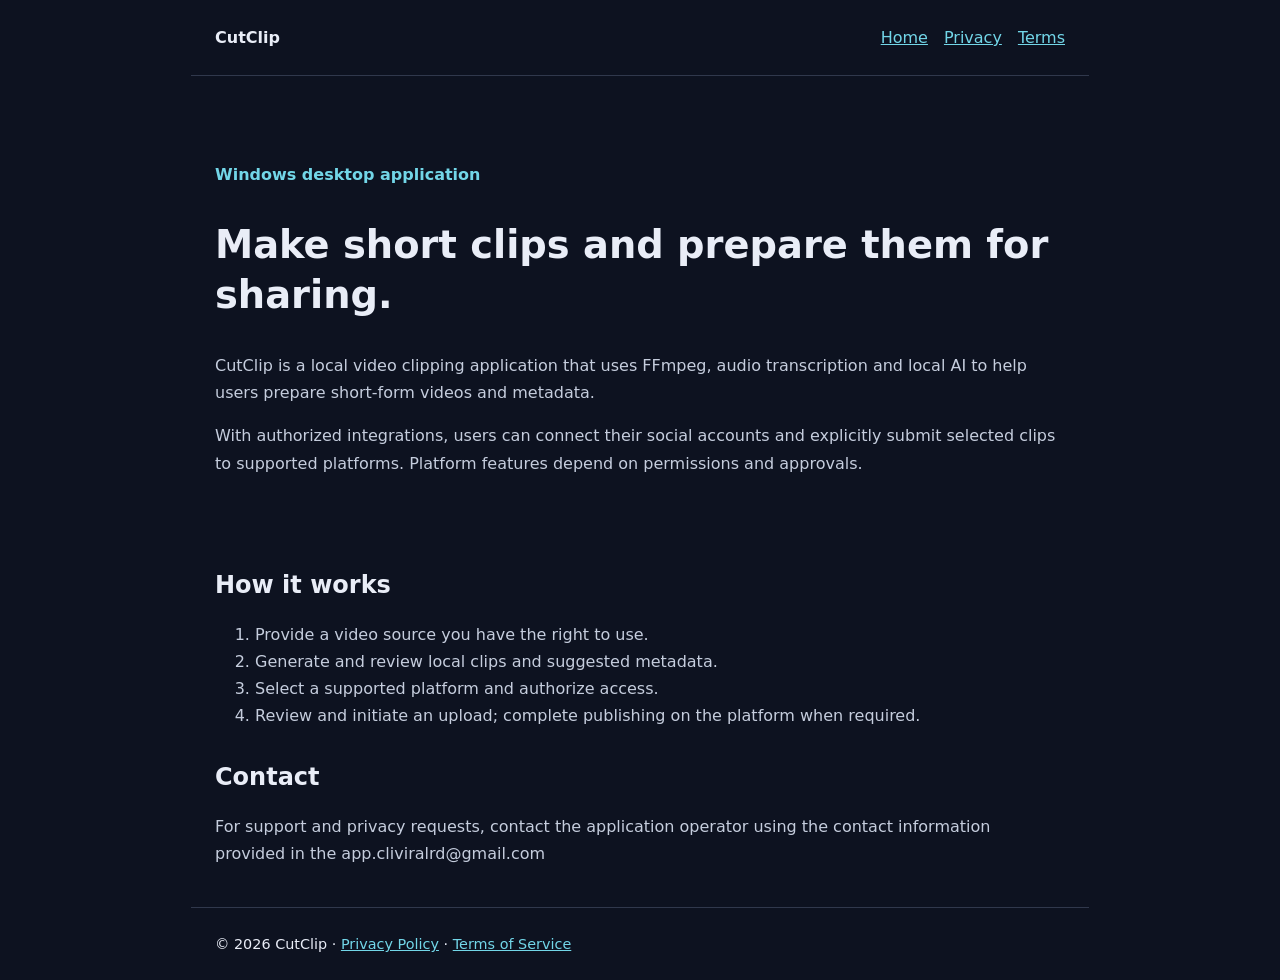
<file: index.html>
<!doctype html><html lang="en"><head><meta charset="utf-8"><meta name="viewport"
            content="width=device-width,initial-scale=1"><title>CutClip |
            Desktop Video Clipping</title><link rel="stylesheet"
            href="style.css"></head><body><header><strong>CutClip</strong><nav><a
                    href="index.html">Home</a><a
                    href="privacy.html">Privacy</a><a
                    href="terms.html">Terms</a></nav></header><main><section
                class="hero"><p class="tag">Windows desktop
                    application</p><h1>Make short clips and prepare them for
                    sharing.</h1><p>CutClip is a local video clipping
                    application that uses FFmpeg, audio transcription and local
                    AI to help users prepare short-form videos and
                    metadata.</p><p>With authorized integrations, users can
                    connect their social accounts and explicitly submit selected
                    clips to supported platforms. Platform features depend on
                    permissions and approvals.</p></section><h2>How it
                works</h2><ol><li>Provide a video source you have the right to
                    use.</li><li>Generate and review local clips and suggested
                    metadata.</li><li>Select a supported platform and authorize
                    access.</li><li>Review and initiate an upload; complete
                    publishing on the platform when
                    required.</li></ol><h2>Contact</h2><p>For support and
                privacy requests, contact the application operator using the
                contact information provided in the app.cliviralrd@gmail.com</p></main><footer>© 2026
            CutClip · <a href="privacy.html">Privacy Policy</a> · <a
                href="terms.html">Terms of Service</a></footer></body></html>
</file>
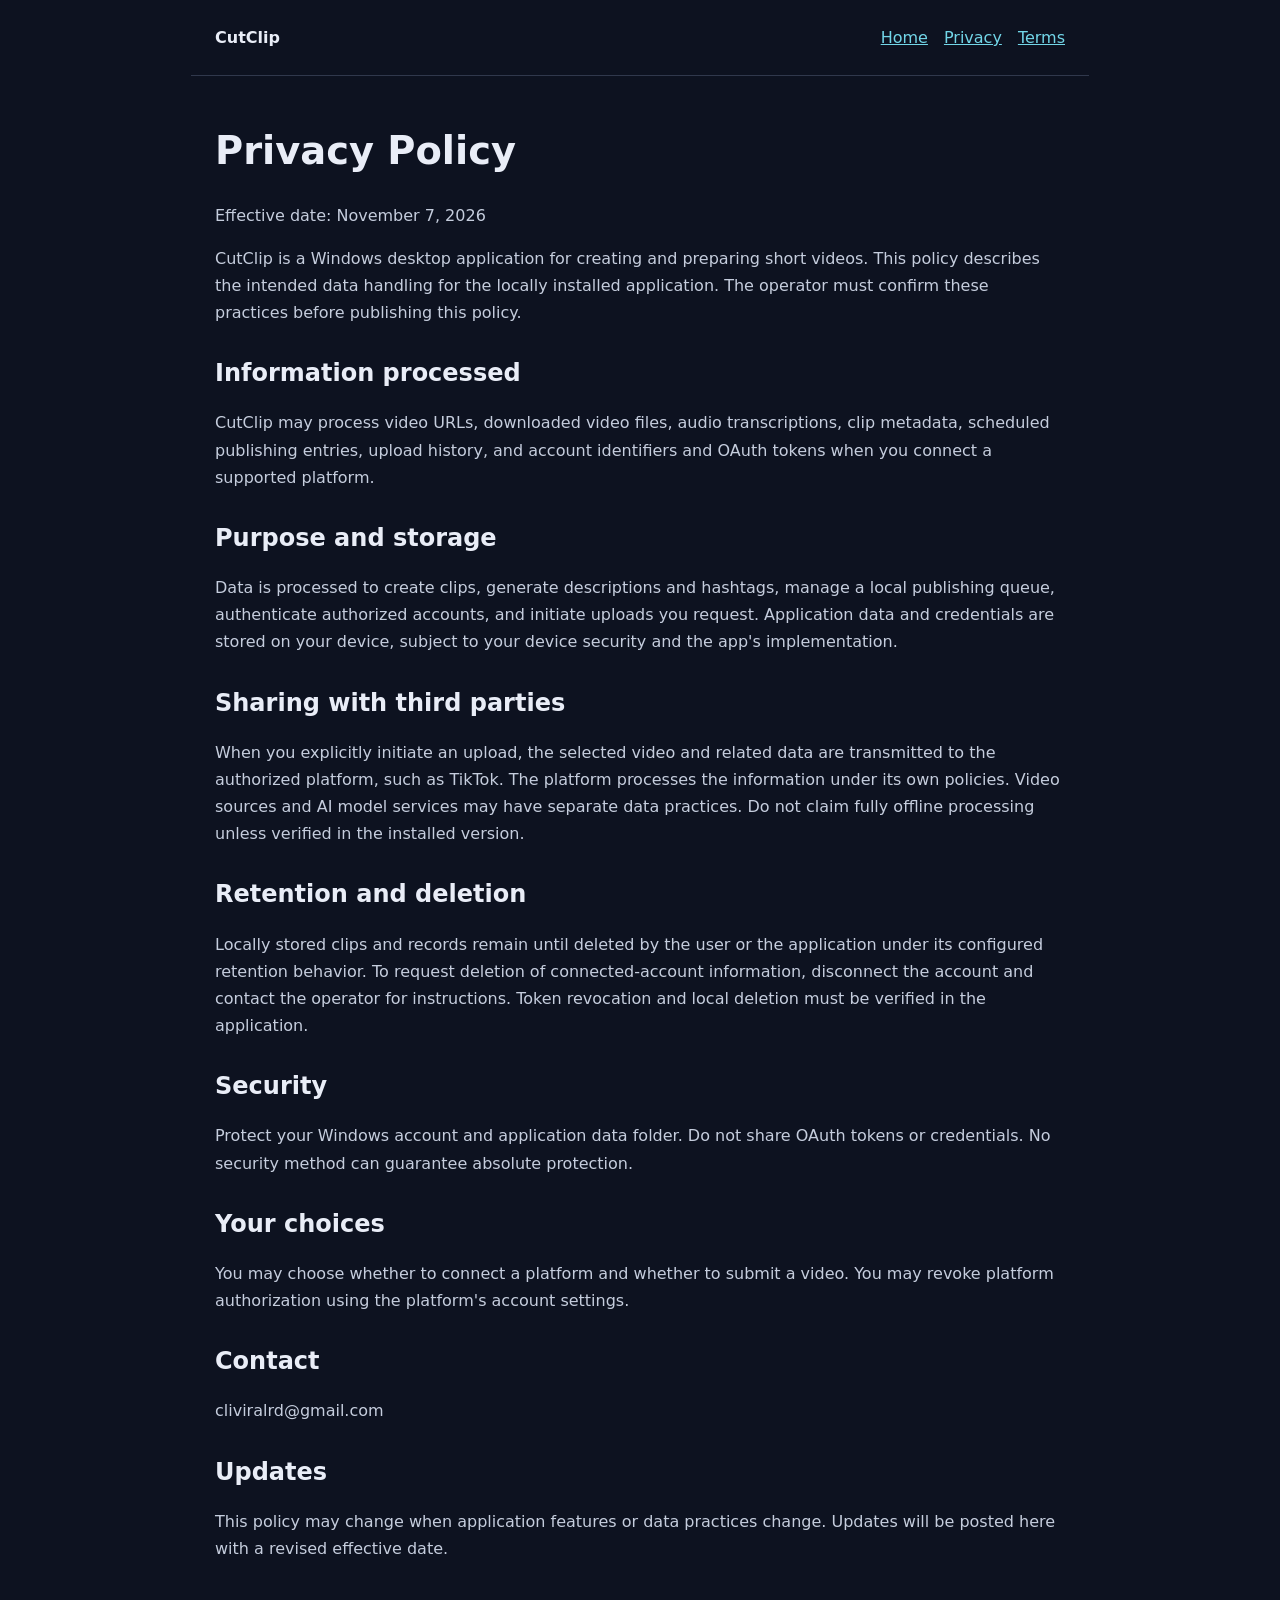
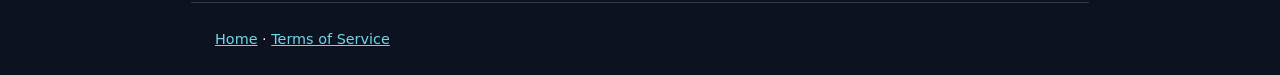
<file: privacy.html>
<!doctype html>
<html lang="en">
  <head>
    <meta charset="utf-8" />
    <meta name="viewport" content="width=device-width,initial-scale=1" />
    <title>Privacy Policy | CutClip</title>
    <link rel="stylesheet" href="style.css" />
  </head>
  <body>
    <header>
      <strong>CutClip</strong>
      <nav>
        <a href="index.html">Home</a><a href="privacy.html">Privacy</a
        ><a href="terms.html">Terms</a>
      </nav>
    </header>
    <main>
      <h1>Privacy Policy</h1>
      <p>Effective date: November 7, 2026</p>
      <p>
        CutClip is a Windows desktop application for creating and preparing
        short videos. This policy describes the intended data handling for the
        locally installed application. The operator must confirm these practices
        before publishing this policy.
      </p>
      <h2>Information processed</h2>
      <p>
        CutClip may process video URLs, downloaded video files, audio
        transcriptions, clip metadata, scheduled publishing entries, upload
        history, and account identifiers and OAuth tokens when you connect a
        supported platform.
      </p>
      <h2>Purpose and storage</h2>
      <p>
        Data is processed to create clips, generate descriptions and hashtags,
        manage a local publishing queue, authenticate authorized accounts, and
        initiate uploads you request. Application data and credentials are
        stored on your device, subject to your device security and the app's
        implementation.
      </p>
      <h2>Sharing with third parties</h2>
      <p>
        When you explicitly initiate an upload, the selected video and related
        data are transmitted to the authorized platform, such as TikTok. The
        platform processes the information under its own policies. Video sources
        and AI model services may have separate data practices. Do not claim
        fully offline processing unless verified in the installed version.
      </p>
      <h2>Retention and deletion</h2>
      <p>
        Locally stored clips and records remain until deleted by the user or the
        application under its configured retention behavior. To request deletion
        of connected-account information, disconnect the account and contact the
        operator for instructions. Token revocation and local deletion must be
        verified in the application.
      </p>
      <h2>Security</h2>
      <p>
        Protect your Windows account and application data folder. Do not share
        OAuth tokens or credentials. No security method can guarantee absolute
        protection.
      </p>
      <h2>Your choices</h2>
      <p>
        You may choose whether to connect a platform and whether to submit a
        video. You may revoke platform authorization using the platform's
        account settings.
      </p>
      <h2>Contact</h2>
      <p>cliviralrd@gmail.com</p>
      <h2>Updates</h2>
      <p>
        This policy may change when application features or data practices
        change. Updates will be posted here with a revised effective date.
      </p>
    </main>
    <footer>
      <a href="index.html">Home</a> · <a href="terms.html">Terms of Service</a>
    </footer>
  </body>
</html>
</file>
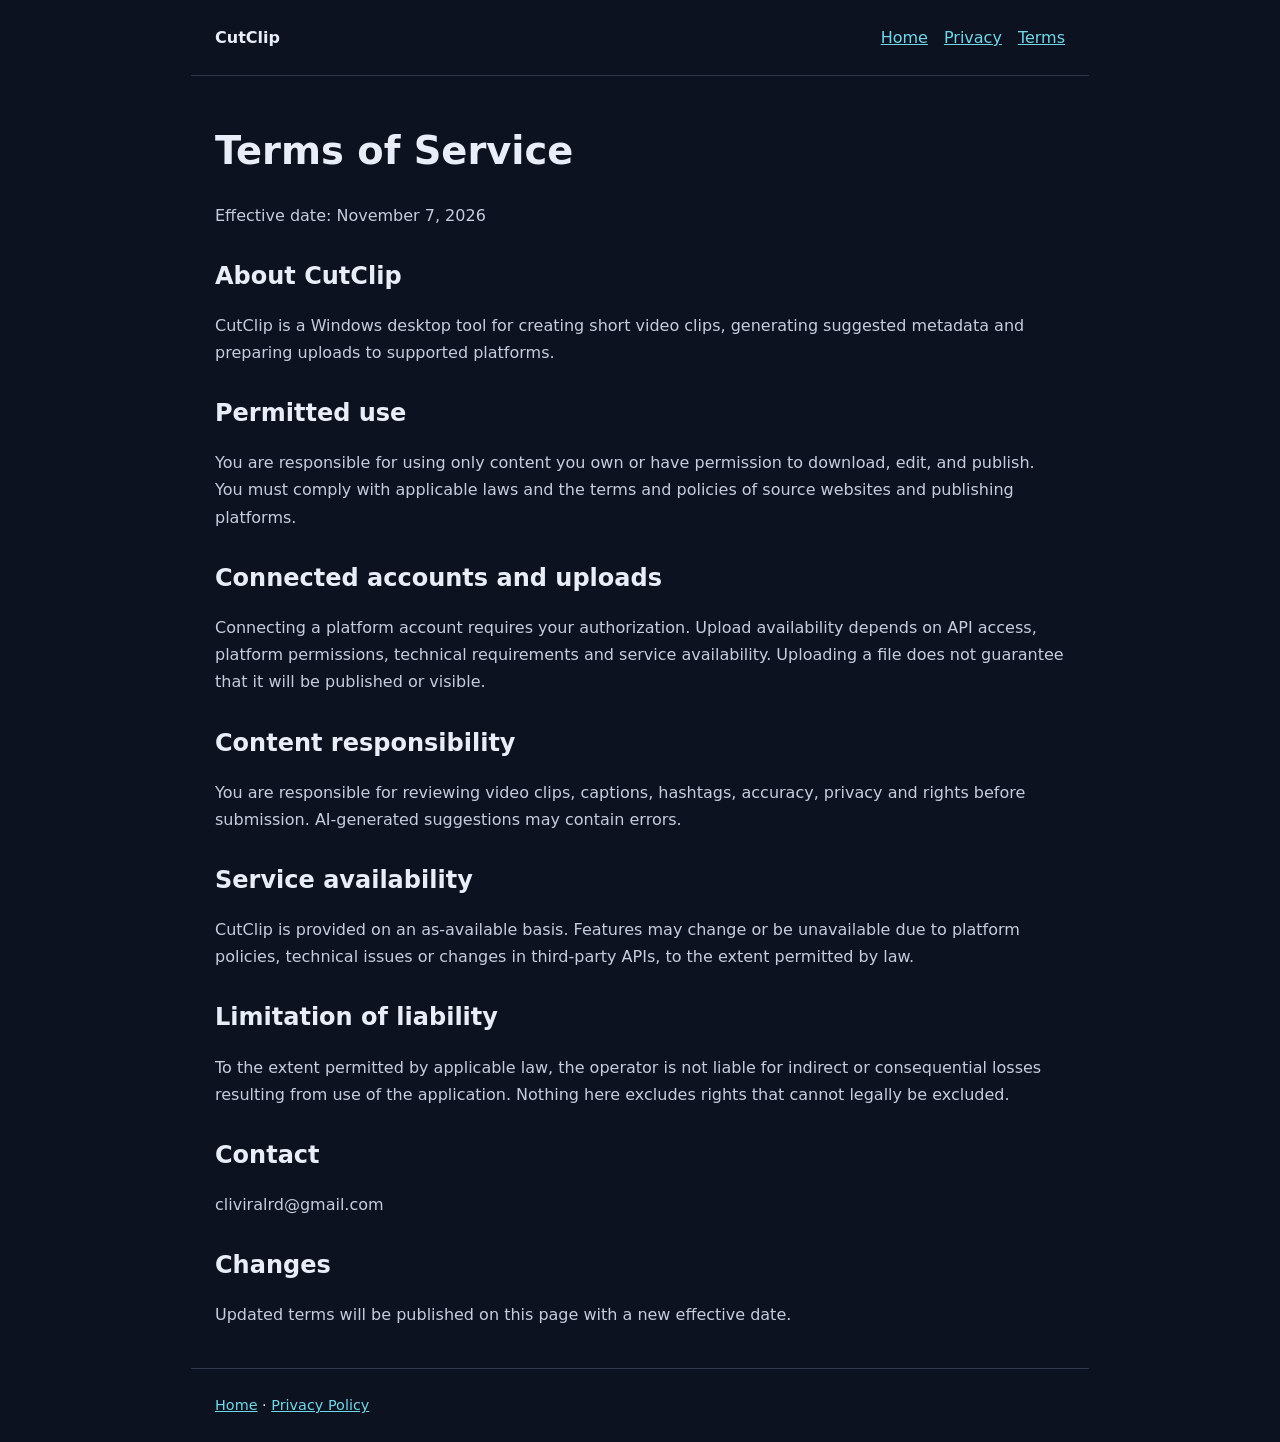
<file: terms.html>
<!doctype html>
<html lang="en">
  <head>
    <meta charset="utf-8" />
    <meta name="viewport" content="width=device-width,initial-scale=1" />
    <title>Terms of Service | CutClip</title>
    <link rel="stylesheet" href="style.css" />
  </head>
  <body>
    <header>
      <strong>CutClip</strong>
      <nav>
        <a href="index.html">Home</a><a href="privacy.html">Privacy</a
        ><a href="terms.html">Terms</a>
      </nav>
    </header>
    <main>
      <h1>Terms of Service</h1>
      <p>Effective date: November 7, 2026</p>
      <h2>About CutClip</h2>
      <p>
        CutClip is a Windows desktop tool for creating short video clips,
        generating suggested metadata and preparing uploads to supported
        platforms.
      </p>
      <h2>Permitted use</h2>
      <p>
        You are responsible for using only content you own or have permission to
        download, edit, and publish. You must comply with applicable laws and
        the terms and policies of source websites and publishing platforms.
      </p>
      <h2>Connected accounts and uploads</h2>
      <p>
        Connecting a platform account requires your authorization. Upload
        availability depends on API access, platform permissions, technical
        requirements and service availability. Uploading a file does not
        guarantee that it will be published or visible.
      </p>
      <h2>Content responsibility</h2>
      <p>
        You are responsible for reviewing video clips, captions, hashtags,
        accuracy, privacy and rights before submission. AI-generated suggestions
        may contain errors.
      </p>
      <h2>Service availability</h2>
      <p>
        CutClip is provided on an as-available basis. Features may change or be
        unavailable due to platform policies, technical issues or changes in
        third-party APIs, to the extent permitted by law.
      </p>
      <h2>Limitation of liability</h2>
      <p>
        To the extent permitted by applicable law, the operator is not liable
        for indirect or consequential losses resulting from use of the
        application. Nothing here excludes rights that cannot legally be
        excluded.
      </p>
      <h2>Contact</h2>
      <p>cliviralrd@gmail.com</p>
      <h2>Changes</h2>
      <p>
        Updated terms will be published on this page with a new effective date.
      </p>
    </main>
    <footer>
      <a href="index.html">Home</a> · <a href="privacy.html">Privacy Policy</a>
    </footer>
  </body>
</html>
</file>
<file: style.css>
:root {
  font-family:
    system-ui,
    -apple-system,
    Segoe UI,
    sans-serif;
  color: #e9edf7;
  background: #0d1220;
}
body {
  margin: 0;
  line-height: 1.7;
}
header,
main,
footer {
  max-width: 850px;
  margin: auto;
  padding: 24px;
}
header {
  display: flex;
  justify-content: space-between;
  align-items: center;
  border-bottom: 1px solid #30384c;
}
nav a {
  margin-left: 16px;
}
a {
  color: #72d6e8;
}
h1,
h2 {
  line-height: 1.3;
}
h1 {
  font-size: 2.4rem;
}
h2 {
  margin-top: 2rem;
}
p,
li {
  color: #c5cddd;
}
.hero {
  padding: 45px 0;
}
.tag {
  color: #72d6e8;
  font-weight: 700;
}
footer {
  border-top: 1px solid #30384c;
  font-size: 0.9rem;
}
</file>
